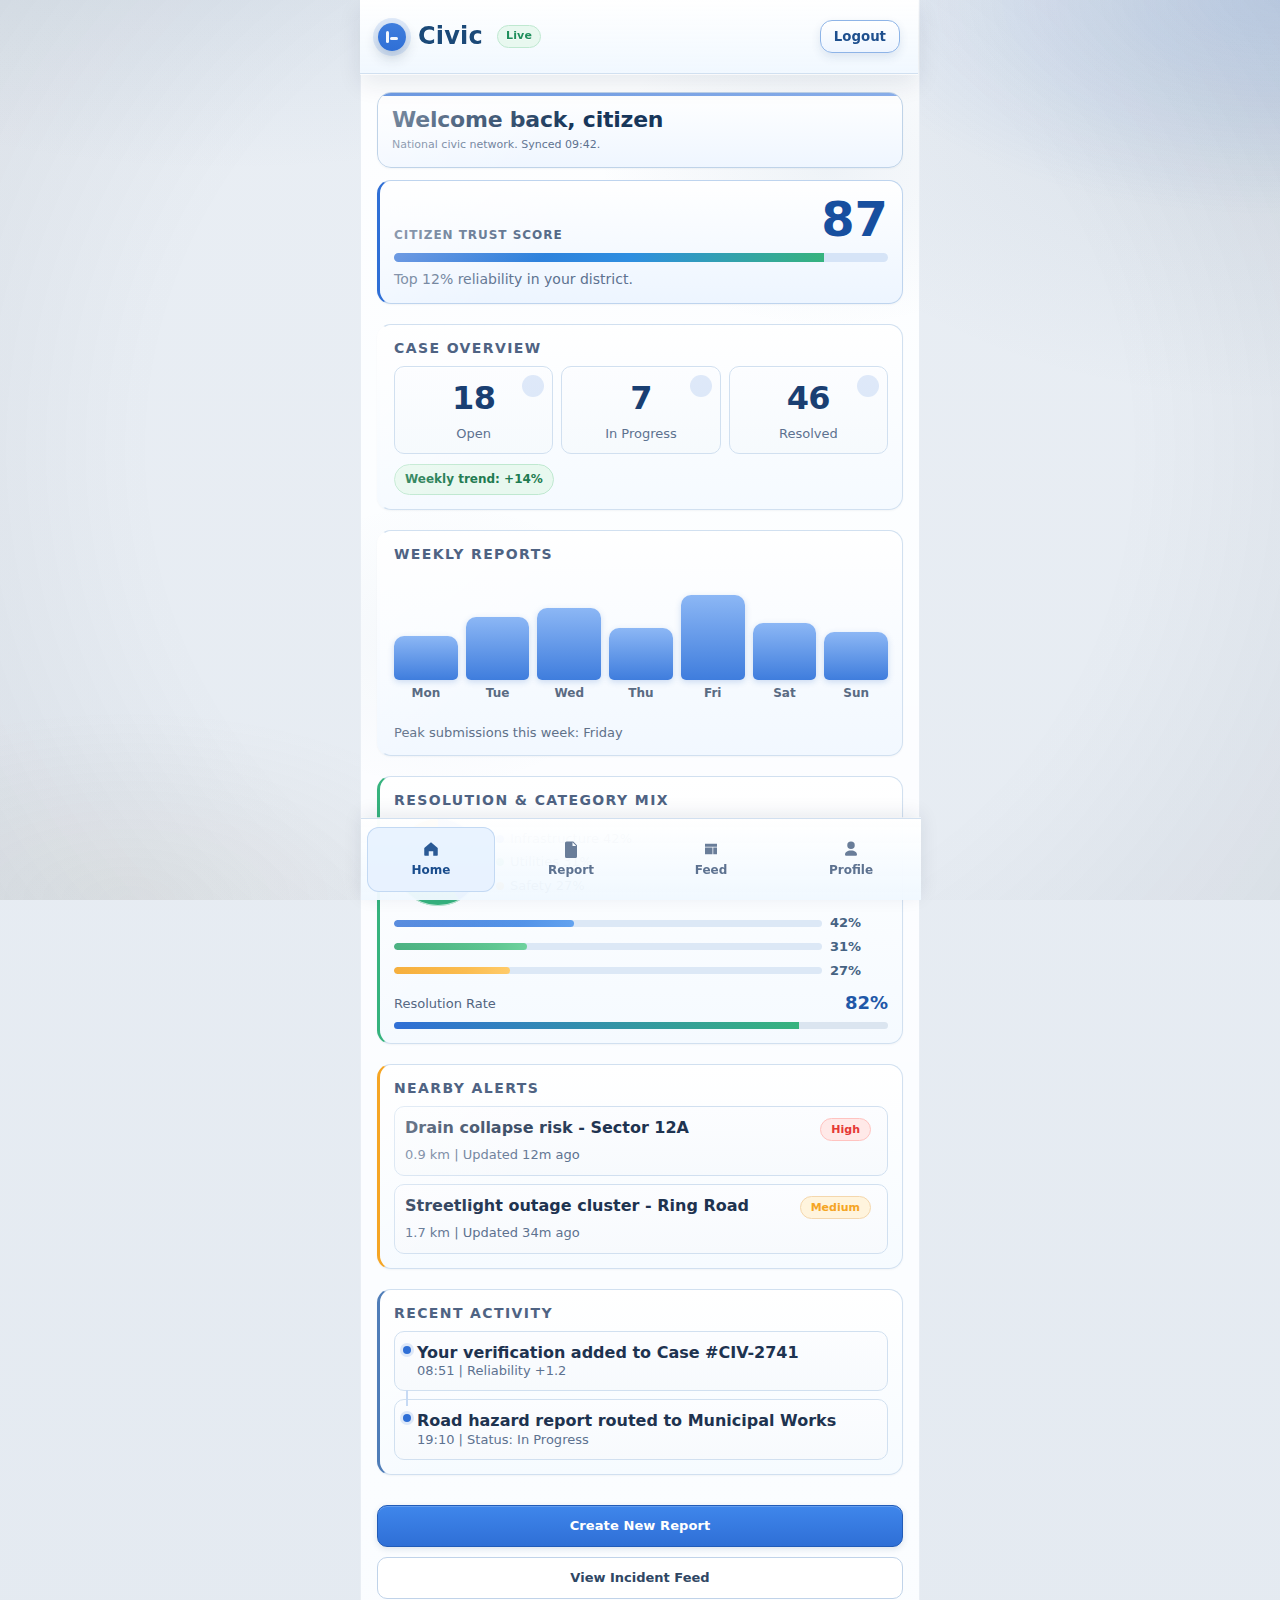
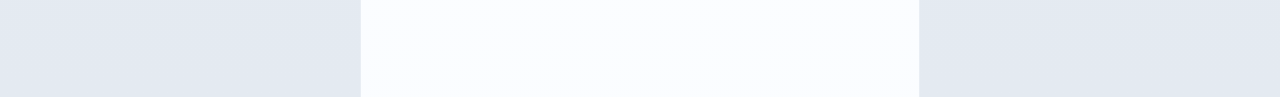
<file: civic/index.html>
<!DOCTYPE html>
<html lang="en">
<head>
  <meta charset="UTF-8" />
  <meta name="viewport" content="width=device-width, initial-scale=1.0" />
  <meta name="theme-color" content="#2c5d8d" />
  <meta name="apple-mobile-web-app-capable" content="yes" />
  <meta name="apple-mobile-web-app-status-bar-style" content="default" />
  <meta name="apple-mobile-web-app-title" content="Civic" />
  <title>Civic</title>

  <link rel="manifest" href="manifest.json" />
  <link rel="icon" type="image/png" sizes="192x192" href="assets/icons/icon-192.png" />
  <link rel="stylesheet" href="css/base.css" />
  <link rel="stylesheet" href="css/layout.css" />
  <link rel="stylesheet" href="css/sticky-header.css" />
  <link rel="stylesheet" href="css/components.css" />
  <link rel="stylesheet" href="css/pages.css" />
  <link rel="stylesheet" href="css/dashboard.css" />
  <script defer src="js/main.js"></script>
  <script defer src="js/dashboard.js"></script>
  <script defer src="js/sticky-header.js"></script>
</head>

<body>
  <div class="app">

    <header class="topbar">
      <div class="brand">
        <div class="logo-dot"></div>
        Civic
      </div>
      <button class="logout">Logout</button>
    </header>

    <main class="page dashboard-page">

      <div class="hero card">
        <h2>Welcome back, citizen</h2>
        <p>National civic network. Synced 09:42.</p>
      </div>

      <section class="dashboard-group">
        <div class="card score-hero-card">
          <div class="score-row">
            <div class="score-label">Citizen Trust Score</div>
            <div class="score-value" data-count="87">87</div>
          </div>
          <div class="bar">
            <div style="width: 87%"></div>
          </div>
          <div class="score-note">Top 12% reliability in your district.</div>
        </div>

        <div class="card overview-card">
          <div class="mini-title">Case Overview</div>
          <div class="stats">
            <div class="stat-box"><strong data-count="18">18</strong><span>Open</span></div>
            <div class="stat-box"><strong data-count="7">7</strong><span>In Progress</span></div>
            <div class="stat-box"><strong data-count="46">46</strong><span>Resolved</span></div>
          </div>
          <div class="trend-chip">Weekly trend: +14%</div>
        </div>

        <div class="card weekly-card">
          <div class="mini-title">Weekly Reports</div>
          <div class="mini-chart">
            <div style="height: 40%"><span>Mon</span></div>
            <div style="height: 58%"><span>Tue</span></div>
            <div style="height: 66%"><span>Wed</span></div>
            <div style="height: 48%"><span>Thu</span></div>
            <div style="height: 78%"><span>Fri</span></div>
            <div style="height: 52%"><span>Sat</span></div>
            <div style="height: 44%"><span>Sun</span></div>
          </div>
          <div class="chart-meta">Peak submissions this week: Friday</div>
        </div>

        <div class="card distribution-card">
          <div class="mini-title">Resolution & Category Mix</div>
          <div class="viz-row">
            <div class="ring-viz" aria-hidden="true"></div>
            <div class="legend-list">
              <div><span class="dot infra"></span>Infrastructure 42%</div>
              <div><span class="dot utilities"></span>Utilities 31%</div>
              <div><span class="dot safety"></span>Safety 27%</div>
            </div>
          </div>
          <div class="distribution-bars" aria-hidden="true">
            <div class="distribution-row">
              <div class="distribution-track"><div class="distribution-fill" style="width:42%"></div></div>
              <strong>42%</strong>
            </div>
            <div class="distribution-row utilities">
              <div class="distribution-track"><div class="distribution-fill" style="width:31%"></div></div>
              <strong>31%</strong>
            </div>
            <div class="distribution-row safety">
              <div class="distribution-track"><div class="distribution-fill" style="width:27%"></div></div>
              <strong>27%</strong>
            </div>
          </div>
          <div class="resolution-line">
            <span>Resolution Rate</span>
            <strong data-count="82">82%</strong>
          </div>
          <div class="bar"><div style="width: 82%"></div></div>
        </div>
      </section>

      <section class="dashboard-group">
        <div class="card alerts-card">
          <div class="mini-title">Nearby Alerts</div>
          <div class="alert-item">
            <div class="alert-head">
              <span class="alert-title">Drain collapse risk - Sector 12A</span>
              <span class="badge red">High</span>
            </div>
            <div class="alert-meta">0.9 km | Updated 12m ago</div>
          </div>
          <div class="alert-item">
            <div class="alert-head">
              <span class="alert-title">Streetlight outage cluster - Ring Road</span>
              <span class="badge orange">Medium</span>
            </div>
            <div class="alert-meta">1.7 km | Updated 34m ago</div>
          </div>
        </div>

        <div class="card activity-card">
          <div class="mini-title">Recent Activity</div>
          <div class="activity-item">
            <div class="activity-title">Your verification added to Case #CIV-2741</div>
            <div class="activity-meta">08:51 | Reliability +1.2</div>
          </div>
          <div class="activity-item">
            <div class="activity-title">Road hazard report routed to Municipal Works</div>
            <div class="activity-meta">19:10 | Status: In Progress</div>
          </div>
        </div>
      </section>

      <div class="actions-row">
        <a href="report.html" class="button-primary">Create New Report</a>
        <a href="feed.html" class="button-secondary">View Incident Feed</a>
      </div>

    </main>

    <nav class="bottom-nav">
      <a href="index.html" class="active">
        <svg class="nav-icon" viewBox="0 0 24 24" aria-hidden="true"><path d="M3 10.5 12 3l9 7.5V20a1 1 0 0 1-1 1h-5v-6h-6v6H4a1 1 0 0 1-1-1z"/></svg>
        <span>Home</span>
      </a>
      <a href="report.html">
        <svg class="nav-icon" viewBox="0 0 24 24" aria-hidden="true"><path d="M6 2h9l5 5v15a2 2 0 0 1-2 2H6a2 2 0 0 1-2-2V4a2 2 0 0 1 2-2zm8 1v5h5"/><path d="M8 13h8M8 17h8"/></svg>
        <span>Report</span>
      </a>
      <a href="feed.html">
        <svg class="nav-icon" viewBox="0 0 24 24" aria-hidden="true"><path d="M4 5h16v4H4zM4 10h10v9H4zM15 10h5v9h-5z"/></svg>
        <span>Feed</span>
      </a>
      <a href="profile.html">
        <svg class="nav-icon" viewBox="0 0 24 24" aria-hidden="true"><path d="M12 12a5 5 0 1 0-5-5 5 5 0 0 0 5 5zm0 2c-5 0-8 2.5-8 5.5A1.5 1.5 0 0 0 5.5 21h13a1.5 1.5 0 0 0 1.5-1.5C20 16.5 17 14 12 14z"/></svg>
        <span>Profile</span>
      </a>
    </nav>

  </div>
</body>
</html>
</file>
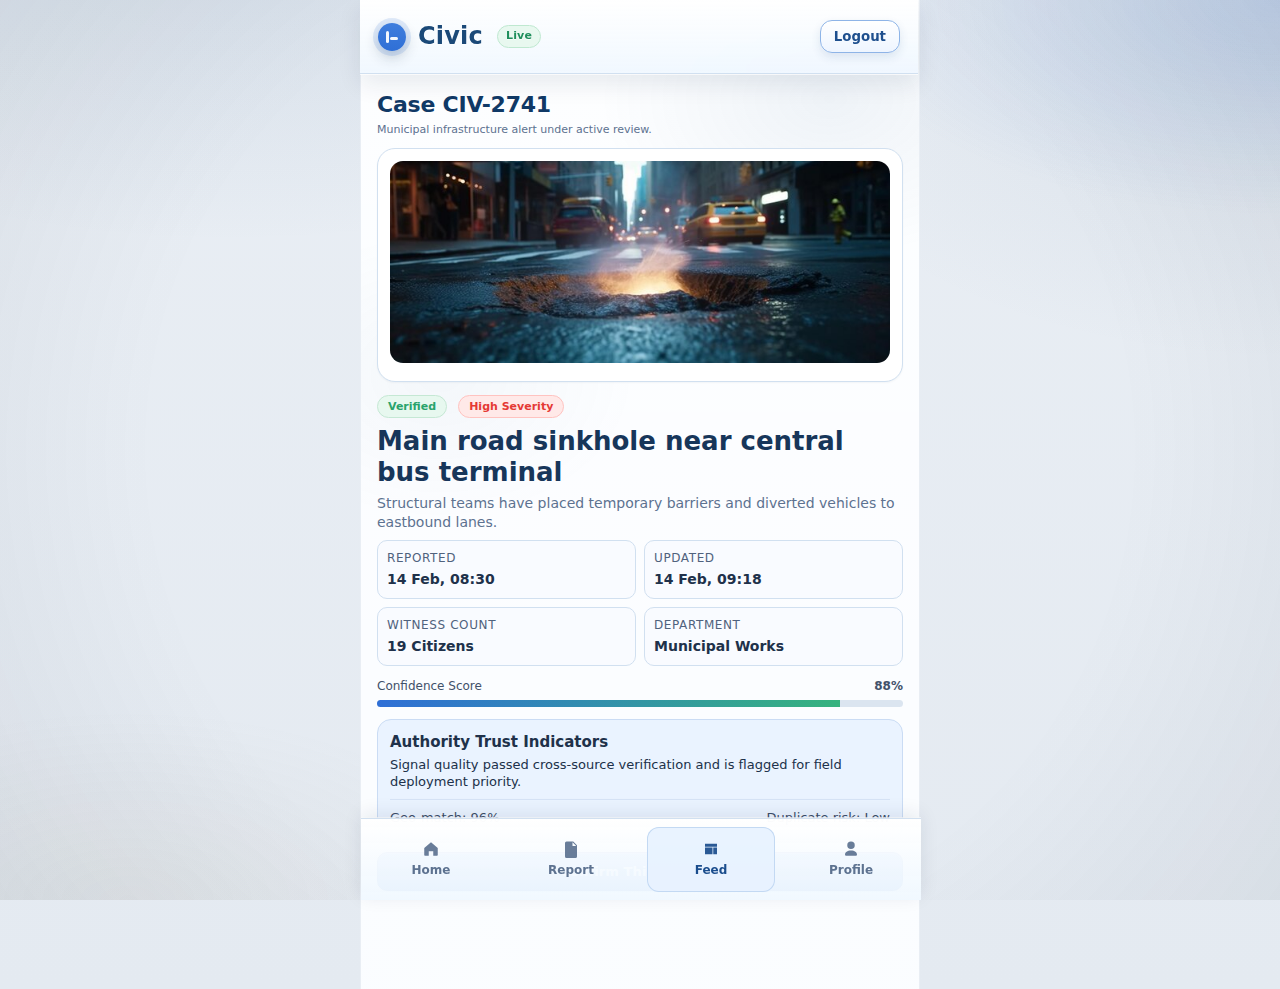
<file: civic/case.html>
<!DOCTYPE html>
<html lang="en">
<head>
  <meta charset="UTF-8" />
  <meta name="viewport" content="width=device-width, initial-scale=1.0" />
  <meta name="theme-color" content="#2c5d8d" />
  <meta name="apple-mobile-web-app-capable" content="yes" />
  <meta name="apple-mobile-web-app-status-bar-style" content="default" />
  <meta name="apple-mobile-web-app-title" content="Civic" />
  <title>Case - Civic</title>

  <link rel="manifest" href="manifest.json" />
  <link rel="icon" type="image/png" sizes="192x192" href="assets/icons/icon-192.png" />
  <link rel="stylesheet" href="css/base.css" />
  <link rel="stylesheet" href="css/layout.css" />
  <link rel="stylesheet" href="css/sticky-header.css" />
  <link rel="stylesheet" href="css/components.css" />
  <link rel="stylesheet" href="css/pages.css" />
  <link rel="stylesheet" href="css/case.css" />
  <script defer src="js/main.js"></script>
  <script defer src="js/case.js"></script>
  <script defer src="js/sticky-header.js"></script>
</head>

<body>
  <div class="app">

    <header class="topbar">
      <div class="brand">
        <div class="logo-dot"></div>
        Civic
      </div>
      <button class="logout">Logout</button>
    </header>

    <main class="page">
      <div class="page-title">Case CIV-2741</div>
      <div class="page-sub">Municipal infrastructure alert under active review.</div>

      <div class="case-hero">
        <img class="case-image" src="assets/images/city.jpg" />
      </div>

      <div class="chips">
        <span class="badge green">Verified</span>
        <span class="badge red">High Severity</span>
      </div>

      <h2 class="case-title">Main road sinkhole near central bus terminal</h2>

      <p class="case-desc">
        Structural teams have placed temporary barriers and diverted vehicles to eastbound lanes.
      </p>

      <div class="case-meta-grid">
        <div class="case-meta-item">
          <div class="label">Reported</div>
          <div class="value">14 Feb, 08:30</div>
        </div>
        <div class="case-meta-item">
          <div class="label">Updated</div>
          <div class="value">14 Feb, 09:18</div>
        </div>
        <div class="case-meta-item">
          <div class="label">Witness Count</div>
          <div class="value">19 Citizens</div>
        </div>
        <div class="case-meta-item">
          <div class="label">Department</div>
          <div class="value">Municipal Works</div>
        </div>
      </div>

      <div class="confidence">
        <div class="confidence-head">
          <span>Confidence Score</span>
          <strong>88%</strong>
        </div>
        <div class="bar"><div style="width:88%"></div></div>
      </div>

      <div class="authority">
        <strong>Authority Trust Indicators</strong>
        <p>Signal quality passed cross-source verification and is flagged for field deployment priority.</p>
        <div class="trust-line">
          <span>Geo-match: 96%</span>
          <span>Duplicate risk: Low</span>
        </div>
      </div>

      <button class="button-primary verify-btn" onclick="increaseScore()">Confirm This Incident</button>
    </main>

    <nav class="bottom-nav">
      <a href="index.html">
        <svg class="nav-icon" viewBox="0 0 24 24" aria-hidden="true"><path d="M3 10.5 12 3l9 7.5V20a1 1 0 0 1-1 1h-5v-6h-6v6H4a1 1 0 0 1-1-1z"/></svg>
        <span>Home</span>
      </a>
      <a href="report.html">
        <svg class="nav-icon" viewBox="0 0 24 24" aria-hidden="true"><path d="M6 2h9l5 5v15a2 2 0 0 1-2 2H6a2 2 0 0 1-2-2V4a2 2 0 0 1 2-2zm8 1v5h5"/><path d="M8 13h8M8 17h8"/></svg>
        <span>Report</span>
      </a>
      <a href="feed.html" class="active">
        <svg class="nav-icon" viewBox="0 0 24 24" aria-hidden="true"><path d="M4 5h16v4H4zM4 10h10v9H4zM15 10h5v9h-5z"/></svg>
        <span>Feed</span>
      </a>
      <a href="profile.html">
        <svg class="nav-icon" viewBox="0 0 24 24" aria-hidden="true"><path d="M12 12a5 5 0 1 0-5-5 5 5 0 0 0 5 5zm0 2c-5 0-8 2.5-8 5.5A1.5 1.5 0 0 0 5.5 21h13a1.5 1.5 0 0 0 1.5-1.5C20 16.5 17 14 12 14z"/></svg>
        <span>Profile</span>
      </a>
    </nav>

  </div>
</body>
</html>
</file>
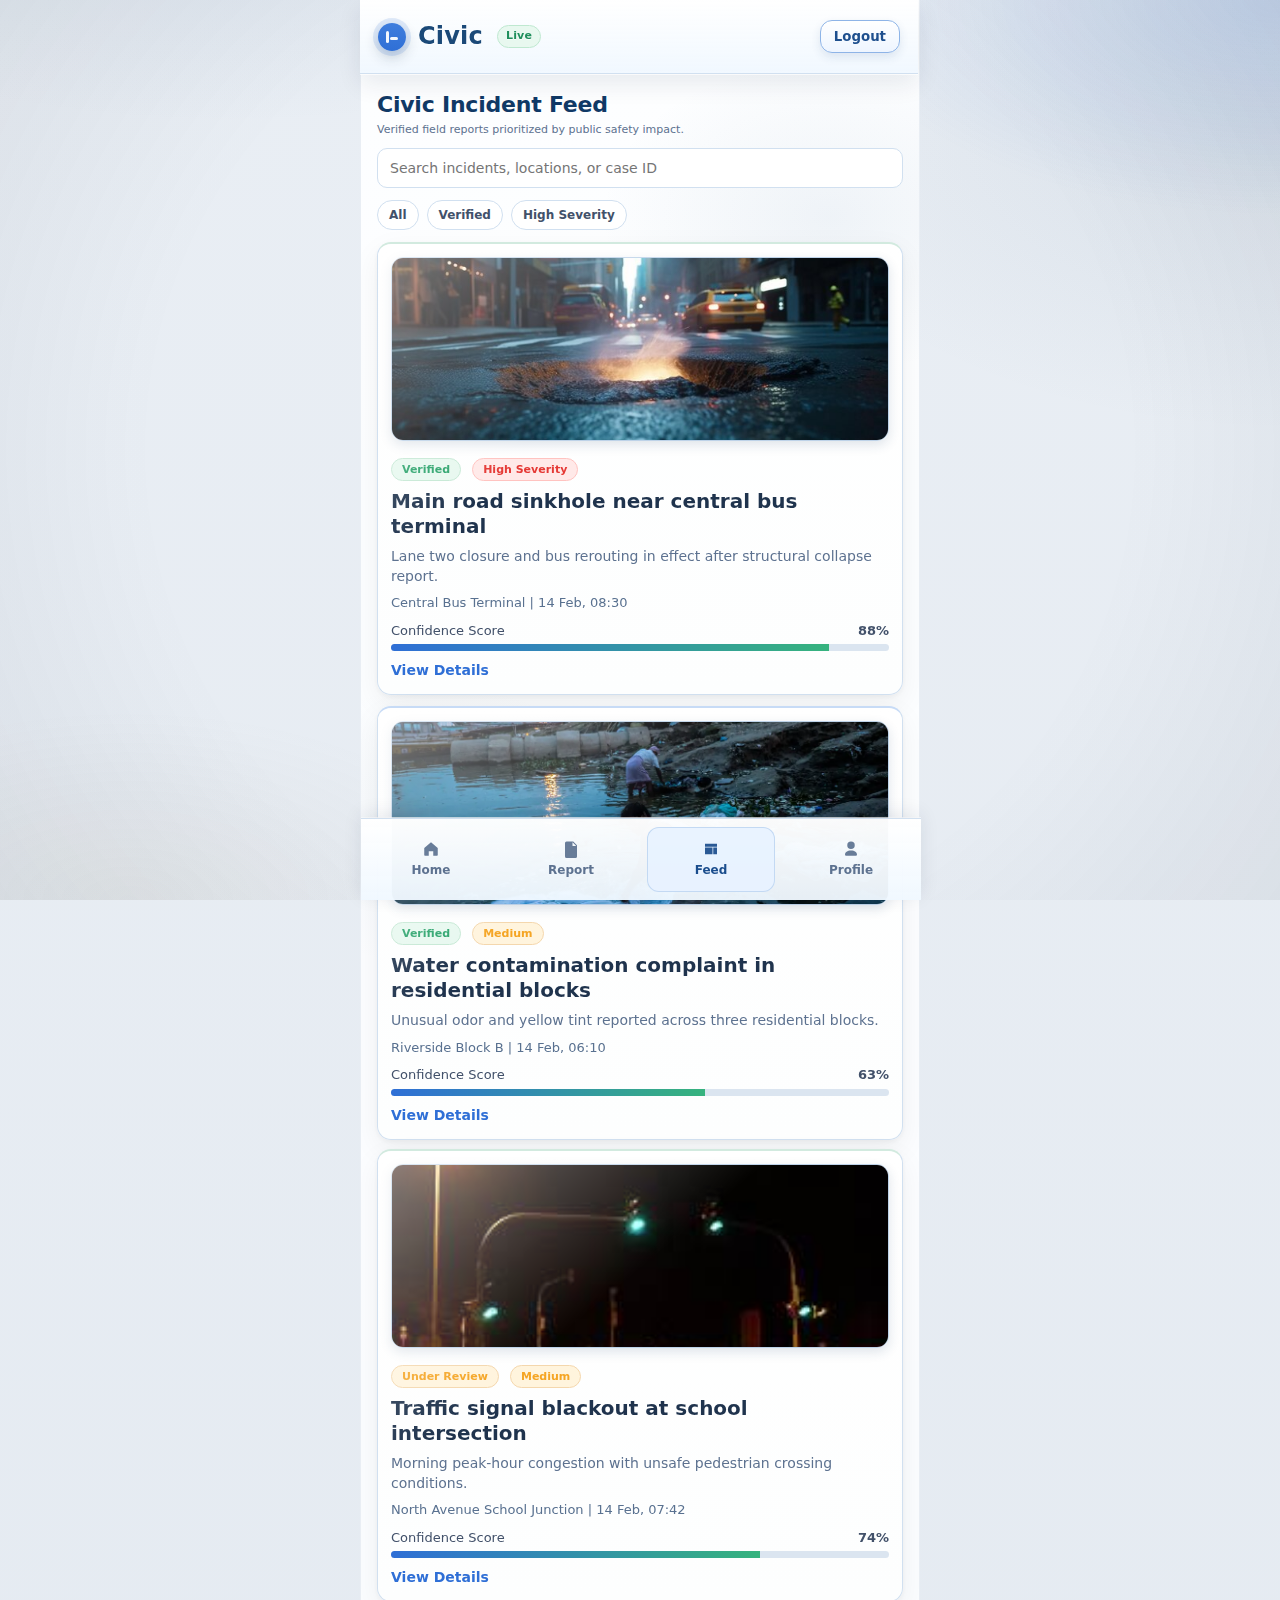
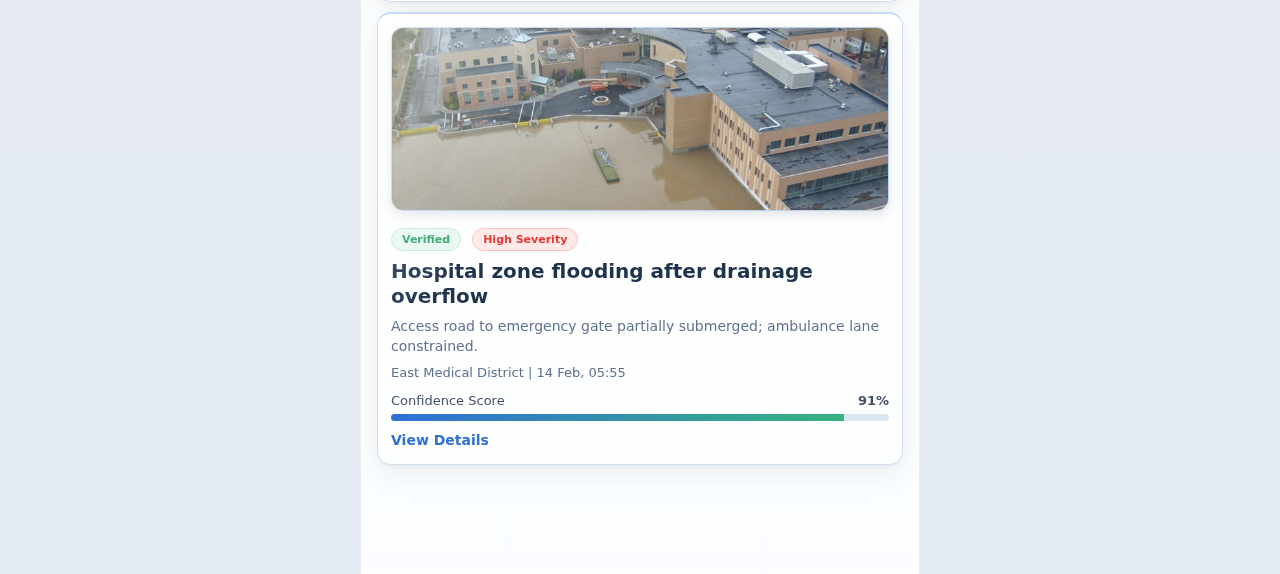
<file: civic/feed.html>
<!doctype html>
<html lang="en">
  <head>
    <meta charset="UTF-8" />
    <meta name="viewport" content="width=device-width, initial-scale=1.0" />
    <meta name="theme-color" content="#2c5d8d" />
    <meta name="apple-mobile-web-app-capable" content="yes" />
    <meta name="apple-mobile-web-app-status-bar-style" content="default" />
    <meta name="apple-mobile-web-app-title" content="Civic" />
    <title>Feed - Civic</title>

    <link rel="manifest" href="manifest.json" />
    <link rel="icon" type="image/png" sizes="192x192" href="assets/icons/icon-192.png" />
    <link rel="stylesheet" href="css/base.css" />
    <link rel="stylesheet" href="css/layout.css" />
    <link rel="stylesheet" href="css/sticky-header.css" />
    <link rel="stylesheet" href="css/components.css" />
    <link rel="stylesheet" href="css/pages.css" />
    <link rel="stylesheet" href="css/feed.css" />
    <script defer src="js/main.js"></script>
    <script defer src="js/feed.js"></script>
    <script defer src="js/sticky-header.js"></script>
  </head>

  <body>
    <div class="app">
      <header class="topbar">
        <div class="brand">
          <div class="logo-dot"></div>
          Civic
        </div>
        <button class="logout">Logout</button>
      </header>

      <main class="page">
        <div class="page-title">Civic Incident Feed</div>
        <div class="page-sub">Verified field reports prioritized by public safety impact.</div>
        <input class="search" placeholder="Search incidents, locations, or case ID" />
        <div class="filters">
          <button>All</button>
          <button>Verified</button>
          <button>High Severity</button>
        </div>

        <div class="card feed-card">
          <img src="assets/images/city.jpg" />
          <div class="chips">
            <span class="badge green">Verified</span>
            <span class="badge red">High Severity</span>
          </div>
          <div class="feed-title">Main road sinkhole near central bus terminal</div>
          <div class="feed-desc">
            Lane two closure and bus rerouting in effect after structural collapse report.
          </div>
          <div class="feed-meta">Central Bus Terminal | 14 Feb, 08:30</div>
          <div class="confidence">
            <div class="confidence-head">
              <span>Confidence Score</span>
              <strong>88%</strong>
            </div>
            <div class="bar"><div style="width: 88%"></div></div>
          </div>
          <a href="case.html" class="view-details">View Details</a>
        </div>

        <div class="card feed-card">
          <img src="assets/images/water.jpg" />
          <div class="chips">
            <span class="badge green">Verified</span>
            <span class="badge orange">Medium</span>
          </div>
          <div class="feed-title">Water contamination complaint in residential blocks</div>
          <div class="feed-desc">
            Unusual odor and yellow tint reported across three residential blocks.
          </div>
          <div class="feed-meta">Riverside Block B | 14 Feb, 06:10</div>
          <div class="confidence">
            <div class="confidence-head">
              <span>Confidence Score</span>
              <strong>63%</strong>
            </div>
            <div class="bar"><div style="width: 63%"></div></div>
          </div>
          <a href="case.html" class="view-details">View Details</a>
        </div>

        <div class="card feed-card">
          <img src="assets/images/traffic.jpg" />
          <div class="chips">
            <span class="badge orange">Under Review</span>
            <span class="badge orange">Medium</span>
          </div>
          <div class="feed-title">Traffic signal blackout at school intersection</div>
          <div class="feed-desc">
            Morning peak-hour congestion with unsafe pedestrian crossing conditions.
          </div>
          <div class="feed-meta">North Avenue School Junction | 14 Feb, 07:42</div>
          <div class="confidence">
            <div class="confidence-head">
              <span>Confidence Score</span>
              <strong>74%</strong>
            </div>
            <div class="bar"><div style="width: 74%"></div></div>
          </div>
          <a href="case.html" class="view-details">View Details</a>
        </div>

        <div class="card feed-card">
          <img src="assets/images/hospital.jpg" />
          <div class="chips">
            <span class="badge green">Verified</span>
            <span class="badge red">High Severity</span>
          </div>
          <div class="feed-title">Hospital zone flooding after drainage overflow</div>
          <div class="feed-desc">
            Access road to emergency gate partially submerged; ambulance lane constrained.
          </div>
          <div class="feed-meta">East Medical District | 14 Feb, 05:55</div>
          <div class="confidence">
            <div class="confidence-head">
              <span>Confidence Score</span>
              <strong>91%</strong>
            </div>
            <div class="bar"><div style="width: 91%"></div></div>
          </div>
          <a href="case.html" class="view-details">View Details</a>
        </div>
      </main>

      <nav class="bottom-nav">
        <a href="index.html">
          <svg class="nav-icon" viewBox="0 0 24 24" aria-hidden="true"><path d="M3 10.5 12 3l9 7.5V20a1 1 0 0 1-1 1h-5v-6h-6v6H4a1 1 0 0 1-1-1z"/></svg>
          <span>Home</span>
        </a>
        <a href="report.html">
          <svg class="nav-icon" viewBox="0 0 24 24" aria-hidden="true"><path d="M6 2h9l5 5v15a2 2 0 0 1-2 2H6a2 2 0 0 1-2-2V4a2 2 0 0 1 2-2zm8 1v5h5"/><path d="M8 13h8M8 17h8"/></svg>
          <span>Report</span>
        </a>
        <a href="feed.html" class="active">
          <svg class="nav-icon" viewBox="0 0 24 24" aria-hidden="true"><path d="M4 5h16v4H4zM4 10h10v9H4zM15 10h5v9h-5z"/></svg>
          <span>Feed</span>
        </a>
        <a href="profile.html">
          <svg class="nav-icon" viewBox="0 0 24 24" aria-hidden="true"><path d="M12 12a5 5 0 1 0-5-5 5 5 0 0 0 5 5zm0 2c-5 0-8 2.5-8 5.5A1.5 1.5 0 0 0 5.5 21h13a1.5 1.5 0 0 0 1.5-1.5C20 16.5 17 14 12 14z"/></svg>
          <span>Profile</span>
        </a>
      </nav>
    </div>
  </body>
</html>
</file>
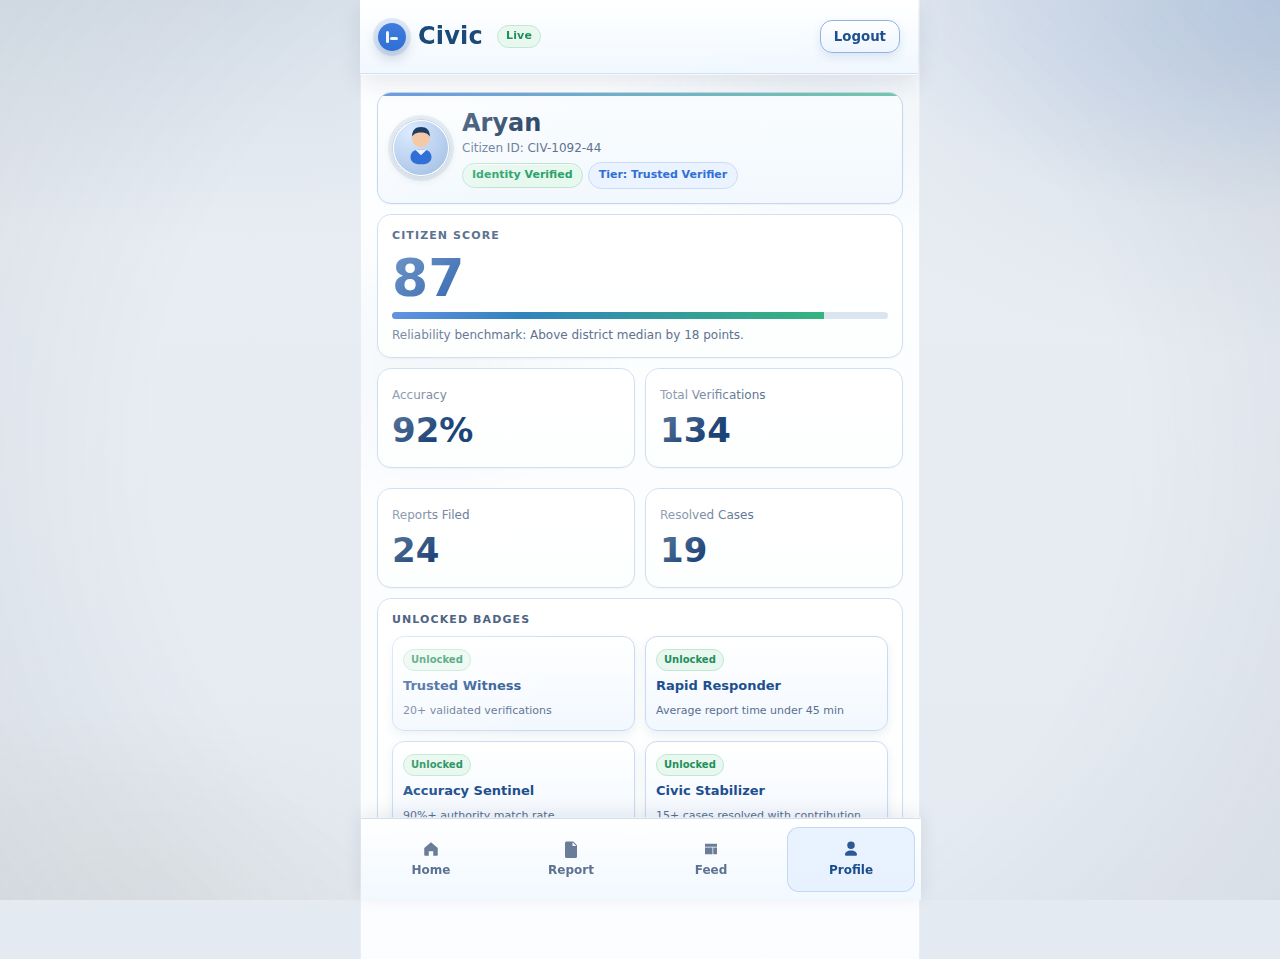
<file: civic/profile.html>
<!DOCTYPE html>
<html lang="en">
<head>
  <meta charset="UTF-8" />
  <meta name="viewport" content="width=device-width, initial-scale=1.0" />
  <meta name="theme-color" content="#2c5d8d" />
  <meta name="apple-mobile-web-app-capable" content="yes" />
  <meta name="apple-mobile-web-app-status-bar-style" content="default" />
  <meta name="apple-mobile-web-app-title" content="Civic" />
  <title>Profile - Civic</title>

  <link rel="manifest" href="manifest.json" />
  <link rel="icon" type="image/png" sizes="192x192" href="assets/icons/icon-192.png" />
  <link rel="stylesheet" href="css/base.css" />
  <link rel="stylesheet" href="css/layout.css" />
  <link rel="stylesheet" href="css/sticky-header.css" />
  <link rel="stylesheet" href="css/components.css" />
  <link rel="stylesheet" href="css/pages.css" />
  <link rel="stylesheet" href="css/profile.css" />
  <script defer src="js/main.js"></script>
  <script defer src="js/profile.js"></script>
  <script defer src="js/sticky-header.js"></script>
</head>

<body>
  <div class="app">

    <header class="topbar">
      <div class="brand">
        <div class="logo-dot"></div>
        Civic
      </div>
      <button class="logout">Logout</button>
    </header>

    <main class="page">
      <!-- <div class="page-title">Citizen Profile</div>
      <div class="page-sub">Identity, reliability, and civic contribution overview.</div> -->

      <div class="card profile-hero">
        <div class="avatar" aria-hidden="true">
          <svg class="avatar-man" viewBox="0 0 64 64" role="img">
            <circle cx="32" cy="20" r="11" fill="#f3c9a8"></circle>
            <path d="M21 18c0-8 4-12 11-12s11 4 11 12c-2-3-5-5-11-5s-9 2-11 5z" fill="#1f3e66"></path>
            <rect x="19" y="34" width="26" height="18" rx="9" fill="#2f6fd6"></rect>
            <path d="M25 34h14l-7 7z" fill="#ffffff" opacity="0.9"></path>
          </svg>
        </div>
        <div>
          <div class="profile-name">Aryan</div>
          <div class="profile-id">Citizen ID: CIV-1092-44</div>
          <span class="verification-pill">Identity Verified</span>
          <div class="tier-badge">Tier: Trusted Verifier</div>
        </div>
      </div>

      <div class="card score">
        <div class="mini-title">Citizen Score</div>
        <div class="big-score">87</div>
        <div class="bar" style="margin-top:8px;">
          <div style="width:87%"></div>
        </div>
        <div class="muted small" style="margin-top:8px;">Reliability benchmark: Above district median by 18 points.</div>
      </div>

      <div class="stats-grid">
        <div class="card small-stat">
          <span>Accuracy</span>
          <strong>92%</strong>
        </div>
        <div class="card small-stat">
          <span>Total Verifications</span>
          <strong>134</strong>
        </div>
        <div class="card small-stat">
          <span>Reports Filed</span>
          <strong>24</strong>
        </div>
        <div class="card small-stat">
          <span>Resolved Cases</span>
          <strong>19</strong>
        </div>
      </div>

      <div class="card">
        <div class="mini-title">Unlocked Badges</div>
        <div class="achievement-grid">
          <div class="achievement-badge unlocked">
            <strong>Trusted Witness</strong>
            <span>20+ validated verifications</span>
          </div>
          <div class="achievement-badge unlocked">
            <strong>Rapid Responder</strong>
            <span>Average report time under 45 min</span>
          </div>
          <div class="achievement-badge unlocked">
            <strong>Accuracy Sentinel</strong>
            <span>90%+ authority match rate</span>
          </div>
          <div class="achievement-badge unlocked">
            <strong>Civic Stabilizer</strong>
            <span>15+ cases resolved with contribution</span>
          </div>
        </div>
      </div>

    </main>

    <nav class="bottom-nav">
      <a href="index.html">
        <svg class="nav-icon" viewBox="0 0 24 24" aria-hidden="true"><path d="M3 10.5 12 3l9 7.5V20a1 1 0 0 1-1 1h-5v-6h-6v6H4a1 1 0 0 1-1-1z"/></svg>
        <span>Home</span>
      </a>
      <a href="report.html">
        <svg class="nav-icon" viewBox="0 0 24 24" aria-hidden="true"><path d="M6 2h9l5 5v15a2 2 0 0 1-2 2H6a2 2 0 0 1-2-2V4a2 2 0 0 1 2-2zm8 1v5h5"/><path d="M8 13h8M8 17h8"/></svg>
        <span>Report</span>
      </a>
      <a href="feed.html">
        <svg class="nav-icon" viewBox="0 0 24 24" aria-hidden="true"><path d="M4 5h16v4H4zM4 10h10v9H4zM15 10h5v9h-5z"/></svg>
        <span>Feed</span>
      </a>
      <a href="profile.html" class="active">
        <svg class="nav-icon" viewBox="0 0 24 24" aria-hidden="true"><path d="M12 12a5 5 0 1 0-5-5 5 5 0 0 0 5 5zm0 2c-5 0-8 2.5-8 5.5A1.5 1.5 0 0 0 5.5 21h13a1.5 1.5 0 0 0 1.5-1.5C20 16.5 17 14 12 14z"/></svg>
        <span>Profile</span>
      </a>
    </nav>

  </div>
</body>
</html>
</file>
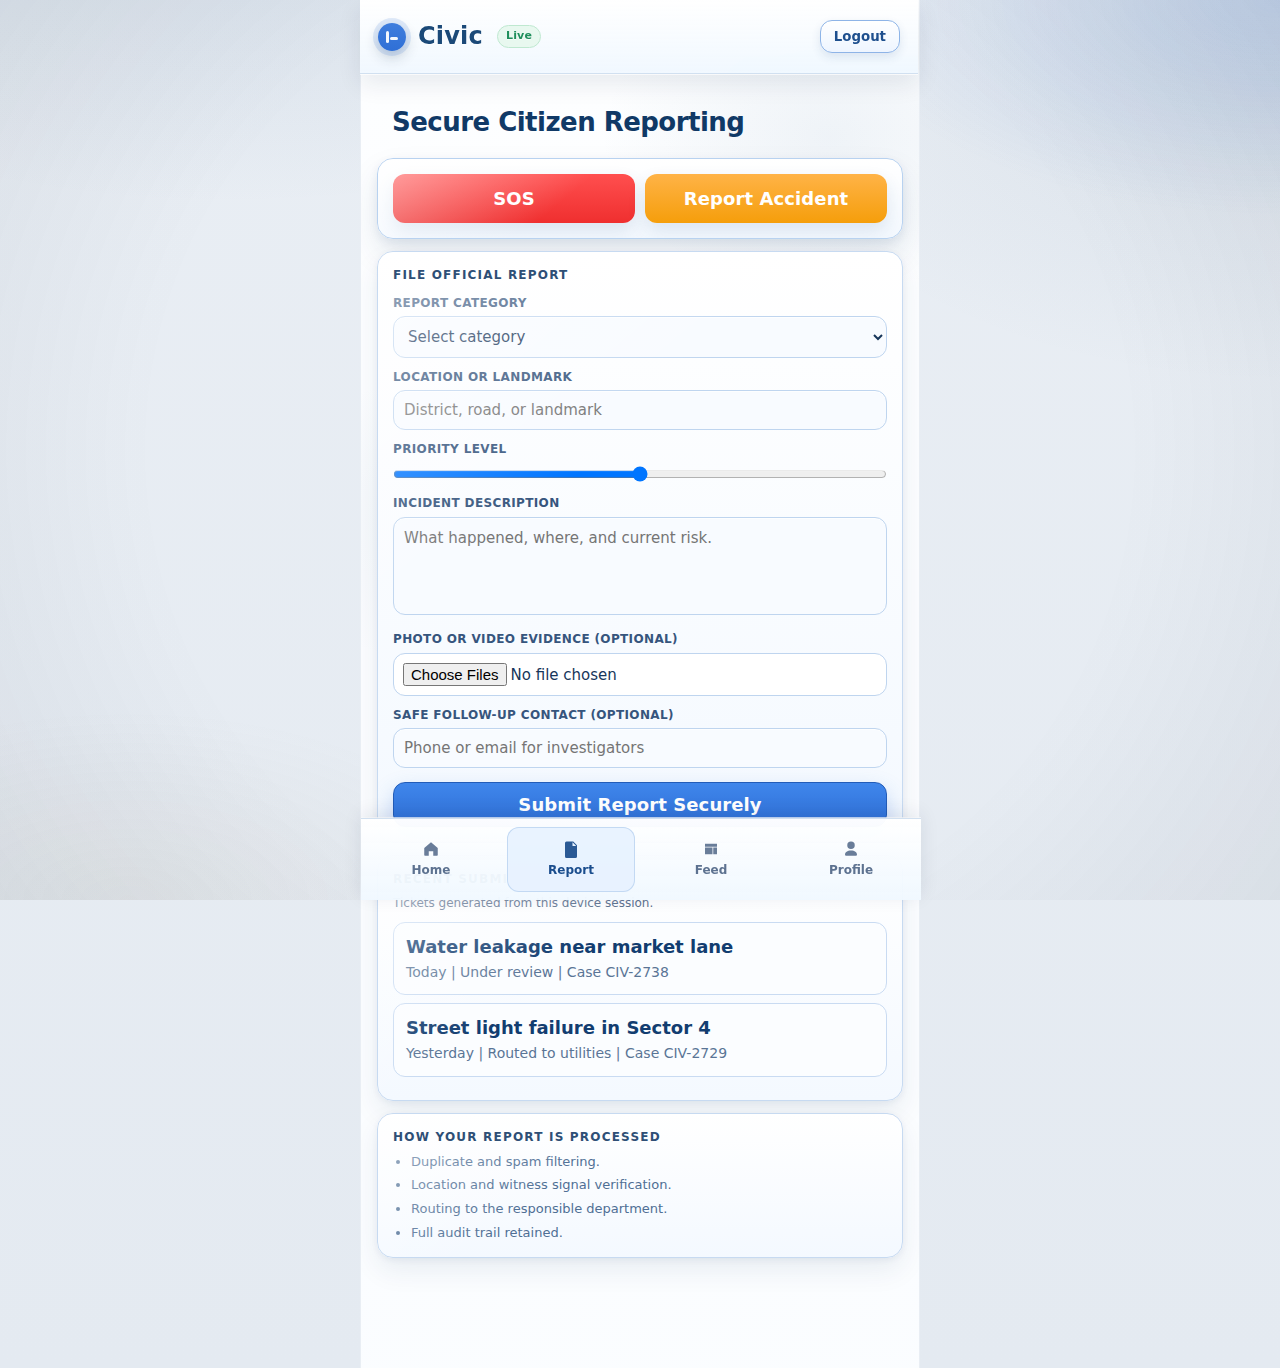
<file: civic/report.html>
<!DOCTYPE html>
<html lang="en">
<head>
  <meta charset="UTF-8" />
  <meta name="viewport" content="width=device-width, initial-scale=1.0"/>
  <meta name="theme-color" content="#2c5d8d" />
  <meta name="apple-mobile-web-app-capable" content="yes" />
  <meta name="apple-mobile-web-app-status-bar-style" content="default" />
  <meta name="apple-mobile-web-app-title" content="Civic" />
  <title>Report - Civic</title>

  <link rel="manifest" href="manifest.json" />
  <link rel="icon" type="image/png" sizes="192x192" href="assets/icons/icon-192.png" />
  <link rel="stylesheet" href="css/base.css" />
  <link rel="stylesheet" href="css/layout.css" />
  <link rel="stylesheet" href="css/sticky-header.css" />
  <link rel="stylesheet" href="css/components.css" />
  <link rel="stylesheet" href="css/pages.css" />
  <link rel="stylesheet" href="css/report.css" />
  <link rel="stylesheet" href="css/emergency.css" />

  <script defer src="js/main.js"></script>
  <script defer src="js/report.js"></script>
  <script defer src="js/emergency-sos.js"></script>
  <script defer src="js/accident-report.js"></script>
  <script defer src="js/sticky-header.js"></script>
</head>

<body>
<div class="app">

  <header class="topbar">
    <div class="brand">
      <div class="logo-dot"></div>
      Civic
    </div>
    <button class="logout">Logout</button>
  </header>

  <main class="page">
    <div class="page-title">Secure Citizen Reporting</div>
    <!-- <div class="page-sub">
      Submit verified incidents for rapid municipal action.
    </div> -->

    <div class="card safety-card">
      <!-- <div>
        <div class="mini-title">Emergency Escalation</div
        <div class="muted small">Use only for immediate threats to life or public safety.</div>
      </div> -->
      <div class="safety-actions">
        <button id="sosTrigger" class="sos sos-btn">SOS</button>
        <button id="accidentTrigger" class="accident accident-btn">Report Accident</button>
      </div>
    </div>

    <div id="cameraModal" class="camera-modal hidden" role="dialog" aria-modal="true" aria-label="Camera Capture">
      <div class="camera-shell">
        <video id="cameraStream" autoplay playsinline></video>
        <div class="camera-actions">
          <button id="captureMedia" type="button">Capture</button>
          <button id="closeCamera" type="button">Close</button>
        </div>
        <div id="emergencyStatus" class="emergency-status" aria-live="polite"></div>
      </div>
    </div>
    <div id="emergencyCameraModal" class="camera-modal hidden" role="dialog" aria-modal="true" aria-label="Emergency Camera Capture">
      <div class="camera-shell">
        <video id="emergencyCameraStream" autoplay playsinline></video>
        <div class="camera-actions">
          <button id="emergencyCapture" type="button">Capture</button>
          <button id="emergencyClose" type="button">Close</button>
        </div>
      </div>
    </div>
    <div id="emergencyToast" class="hidden" aria-live="polite"></div>

    <div class="card">
      <div class="mini-title">File Official Report</div>
      <!-- <div class="muted small">
        Anonymous submission may apply where legally permitted. Deliberate false reporting is prosecutable.
      </div> -->

      <form id="reportForm">
        <label>Report category</label>
        <select required>
          <option value="">Select category</option>
          <option>Road and traffic</option>
          <option>Water and sanitation</option>
          <option>Electricity and utilities</option>
          <option>Public safety</option>
          <option>Other civic issue</option>
        </select>

        <label>Location or landmark</label>
        <input type="text" placeholder="District, road, or landmark" required />

        <label>Priority level</label>
        <input type="range" min="1" max="3" value="2" />

        <label>Incident description</label>
        <textarea
          placeholder="What happened, where, and current risk."
          required
        ></textarea>

        <label>Photo or video evidence (optional)</label>
        <input type="file" multiple />

        <label>Safe follow-up contact (optional)</label>
        <input type="text" placeholder="Phone or email for investigators" />

        <button class="button-primary" type="submit">
          Submit Report Securely
        </button>
      </form>
    </div>

    <div class="card">
      <div class="mini-title">Recent Submissions</div>
      <div class="muted small">Tickets generated from this device session.</div>
      <div class="recent">
        <div class="recent-item">
          <strong>Water leakage near market lane</strong>
          <span>Today | Under review | Case CIV-2738</span>
        </div>
        <div class="recent-item">
          <strong>Street light failure in Sector 4</strong>
          <span>Yesterday | Routed to utilities | Case CIV-2729</span>
        </div>
      </div>
    </div>

    <div class="card">
      <div class="mini-title">How Your Report Is Processed</div>
      <ul class="info-list">
        <li>Duplicate and spam filtering.</li>
        <li>Location and witness signal verification.</li>
        <li>Routing to the responsible department.</li>
        <li>Full audit trail retained.</li>
      </ul>
    </div>

  </main>

  <nav class="bottom-nav">
    <a href="index.html">
      <svg class="nav-icon" viewBox="0 0 24 24" aria-hidden="true"><path d="M3 10.5 12 3l9 7.5V20a1 1 0 0 1-1 1h-5v-6h-6v6H4a1 1 0 0 1-1-1z"/></svg>
      <span>Home</span>
    </a>
    <a href="report.html" class="active">
      <svg class="nav-icon" viewBox="0 0 24 24" aria-hidden="true"><path d="M6 2h9l5 5v15a2 2 0 0 1-2 2H6a2 2 0 0 1-2-2V4a2 2 0 0 1 2-2zm8 1v5h5"/><path d="M8 13h8M8 17h8"/></svg>
      <span>Report</span>
    </a>
    <a href="feed.html">
      <svg class="nav-icon" viewBox="0 0 24 24" aria-hidden="true"><path d="M4 5h16v4H4zM4 10h10v9H4zM15 10h5v9h-5z"/></svg>
      <span>Feed</span>
    </a>
    <a href="profile.html">
      <svg class="nav-icon" viewBox="0 0 24 24" aria-hidden="true"><path d="M12 12a5 5 0 1 0-5-5 5 5 0 0 0 5 5zm0 2c-5 0-8 2.5-8 5.5A1.5 1.5 0 0 0 5.5 21h13a1.5 1.5 0 0 0 1.5-1.5C20 16.5 17 14 12 14z"/></svg>
      <span>Profile</span>
    </a>
  </nav>

</div>
</body>
</html>
</file>
<file: civic/css/base.css>
:root {
  --bg: #eaf3ff;
  --surface: #f7fbff;
  --card: #ffffff;
  --line: #d1e0f0;
  --line-strong: #c0d3e9;
  --text: #17365a;
  --muted: #5d7290;
  --blue: #2f6fd6;
  --blue-soft: #eaf3ff;
  --green: #2aa36b;
  --green-soft: #e7f8ef;
  --orange: #f5a524;
  --orange-soft: #fff4dd;
  --red: #e53935;
  --red-soft: #ffe9e8;
  --radius-sm: 10px;
  --radius-md: 14px;
  --radius-lg: 18px;
  --shadow-sm: 0 1px 2px rgba(16, 35, 63, 0.045);
  --shadow-md: 0 4px 12px rgba(16, 35, 63, 0.075);
  --shadow-lg: 0 8px 18px rgba(16, 35, 63, 0.09);
  --ambient-warm: rgba(164, 145, 114, 0.08);
  --ambient-cool: rgba(47, 111, 214, 0.16);
  --surface-tint: rgba(255, 255, 255, 0.78);
  --app-width: 420px;
}

* {
  box-sizing: border-box;
  margin: 0;
  padding: 0;
  font-family: "Inter", "SF Pro Text", "Segoe UI", system-ui, -apple-system, sans-serif;
}

html,
body {
  min-height: 100%;
}

body {
  background:
    radial-gradient(1200px 620px at 18% -10%, rgba(69, 108, 150, 0.14), transparent 55%),
    radial-gradient(900px 520px at 100% 6%, rgba(60, 93, 128, 0.09), transparent 58%),
    linear-gradient(180deg, #e9eef4 0%, #e4eaf1 100%);
  color: var(--text);
  display: flex;
  justify-content: center;
  line-height: 1.36;
  position: relative;
}

body::before {
  content: "";
  position: fixed;
  inset: 0;
  background:
    radial-gradient(560px 280px at 10% 100%, var(--ambient-warm), transparent 68%),
    radial-gradient(620px 300px at 100% 0%, var(--ambient-cool), transparent 72%);
  pointer-events: none;
  z-index: -2;
}

body::after {
  content: "";
  position: fixed;
  inset: 0;
  background: radial-gradient(circle at center, transparent 62%, rgba(19, 35, 55, 0.06) 100%);
  pointer-events: none;
  z-index: -1;
}
</file>
<file: civic/css/layout.css>
.app {
  width: 100%;
  max-width: var(--app-width);
  min-height: 100vh;
  background: var(--surface);
  border-left: 1px solid rgba(16, 35, 63, 0.06);
  border-right: 1px solid rgba(16, 35, 63, 0.06);
  display: flex;
  flex-direction: column;
  position: relative;
  overflow: hidden;
}

.app::before {
  content: "";
  position: absolute;
  inset: 0;
  background:
    radial-gradient(320px 220px at 84% 10%, rgba(70, 114, 158, 0.08), transparent 72%),
    radial-gradient(260px 190px at 14% 38%, rgba(84, 124, 162, 0.05), transparent 76%),
    linear-gradient(180deg, rgba(255, 255, 255, 0.75), rgba(255, 255, 255, 0.45));
  pointer-events: none;
  z-index: 0;
}

.topbar {
  height: 74px;
  background: linear-gradient(180deg, rgba(255, 255, 255, 0.94), rgba(239, 247, 255, 0.88));
  border-bottom: 1px solid var(--line);
  display: flex;
  align-items: center;
  justify-content: space-between;
  padding: 0 18px;
  font-weight: 700;
  position: sticky;
  top: 0;
  z-index: 5;
  backdrop-filter: blur(10px);
  box-shadow: 0 1px 0 rgba(255, 255, 255, 0.7), 0 10px 24px rgba(16, 35, 63, 0.09);
}

.brand {
  display: flex;
  align-items: center;
  gap: 12px;
  letter-spacing: 0.2px;
  font-size: 24px;
  font-weight: 800;
  color: #1b4978;
  text-shadow: 0 1px 0 rgba(255,255,255,0.6);
}

.brand::after {
  content: "Live";
  font-size: 11px;
  font-weight: 700;
  color: #1f8f5c;
  background: #e8f8ef;
  border: 1px solid #bfe8d0;
  border-radius: 999px;
  padding: 3px 8px;
  margin-left: 2px;
}

.logo-dot {
  width: 28px;
  height: 28px;
  background: linear-gradient(180deg, #3f7ddd 0%, #2f6fd6 100%);
  border-radius: 50%;
  box-shadow: 0 0 0 5px rgba(47, 111, 214, 0.14), 0 6px 14px rgba(19, 45, 71, 0.24);
  position: relative;
}

.logo-dot::before,
.logo-dot::after {
  content: "";
  position: absolute;
  background: rgba(255, 255, 255, 0.94);
}

.logo-dot::before {
  width: 3px;
  height: 12px;
  left: 8px;
  top: 8px;
  border-radius: 2px;
}

.logo-dot::after {
  width: 8px;
  height: 3px;
  left: 12px;
  top: 14px;
  border-radius: 2px;
}

.logout {
  border: 1px solid #8eb4e7;
  background: linear-gradient(180deg, #ffffff, #eef5ff);
  padding: 8px 13px;
  border-radius: 12px;
  font-weight: 700;
  color: #1e4f8e;
  box-shadow: 0 4px 10px rgba(35, 78, 132, 0.12);
  transition: border-color 0.16s ease, transform 0.12s ease, box-shadow 0.16s ease, background-color 0.16s ease;
}

.logout:hover {
  border-color: #6f9fdd;
  background: linear-gradient(180deg, #f7fbff, #e4effd);
  box-shadow: 0 8px 16px rgba(35, 78, 132, 0.16);
  transform: translateY(-1px);
}

.logout:active {
  transform: translateY(1px);
  box-shadow: 0 3px 8px rgba(35, 78, 132, 0.13);
}

.page {
  flex: 1;
  padding: 18px 16px 98px;
  position: relative;
  z-index: 1;
}

.bottom-nav {
  position: fixed;
  bottom: 0;
  width: 100%;
  max-width: var(--app-width);
  height: 82px;
  background: linear-gradient(180deg, rgba(255,255,255,0.98), rgba(240,248,255,0.96));
  border-top: 1px solid var(--line);
  display: flex;
  box-shadow: 0 -4px 18px rgba(16, 35, 63, 0.09), 0 -1px 0 rgba(255, 255, 255, 0.7);
  z-index: 6;
}

.bottom-nav a {
  flex: 1;
  text-align: center;
  text-decoration: none;
  color: var(--muted);
  font-size: 12px;
  font-weight: 700;
  display: flex;
  flex-direction: column;
  gap: 4px;
  align-items: center;
  justify-content: center;
  transition: color 0.2s ease, background-color 0.2s ease, transform 0.12s ease;
  border-radius: 12px;
  margin: 8px 6px;
}

.bottom-nav a:hover,
.bottom-nav a:focus-visible {
  color: var(--blue);
  background: rgba(232, 239, 246, 0.6);
  transform: translateY(-1px);
}

.bottom-nav a.active {
  color: #1a4d8d;
  background: rgba(231, 242, 255, 0.92);
  box-shadow: inset 0 0 0 1px #c3d9f3;
}

.nav-icon {
  width: 18px;
  height: 18px;
  fill: currentColor;
  opacity: 0.92;
}

@media (min-width: 768px) {
  :root {
    --app-width: 520px;
  }
}

@media (min-width: 1100px) {
  :root {
    --app-width: 560px;
  }
}
</file>
<file: civic/css/sticky-header.css>
/* Global sticky header patch (dimension-safe, add-only) */
header,
.header,
.app-header,
.topbar,
.navbar {
  position: sticky;
  top: 0;
  z-index: 1000;
}

/* Fallback mode when sticky is blocked by parent overflow */
.is-fixed-header {
  position: fixed !important;
  top: 0;
  z-index: 1000;
  width: inherit;
  left: auto;
  right: auto;
}
</file>
<file: civic/css/components.css>
.card {
  background: linear-gradient(180deg, #ffffff 0%, #fdfefe 100%);
  border: 1px solid var(--line);
  border-radius: var(--radius-md);
  padding: 14px;
  margin-bottom: 10px;
  box-shadow: var(--shadow-sm);
  position: relative;
  overflow: hidden;
  transition: transform 0.16s ease, box-shadow 0.16s ease, border-color 0.16s ease, background-color 0.16s ease;
}

.card:hover {
  transform: translateY(-1px);
  box-shadow:
    0 2px 6px rgba(0, 0, 0, 0.05),
    0 10px 30px rgba(0, 0, 0, 0.06),
    inset 0 1px 0 rgba(255, 255, 255, 0.58);
  border-color: var(--line-strong);
}

.card::before {
  content: "";
  position: absolute;
  inset: 0;
  background: linear-gradient(140deg, rgba(255, 255, 255, 0.5), transparent 38%);
  pointer-events: none;
}

.mini-title {
  font-size: 11px;
  text-transform: uppercase;
  letter-spacing: 0.1em;
  font-weight: 650;
  color: #4f6383;
  margin-bottom: 8px;
  position: relative;
}

.muted {
  color: var(--muted);
}

.small {
  font-size: 12px;
}

.badge {
  padding: 4px 10px;
  border-radius: 999px;
  font-size: 11px;
  line-height: 1.2;
  font-weight: 700;
  border: 1px solid transparent;
  margin-right: 6px;
  display: inline-flex;
  align-items: center;
}

.badge.green {
  background: var(--green-soft);
  border-color: #c5e8d4;
  color: var(--green);
}

.badge.orange {
  background: var(--orange-soft);
  border-color: #f4d7ad;
  color: var(--orange);
}

.badge.red {
  background: var(--red-soft);
  border-color: #ffc3c0;
  color: var(--red);
  animation: alertPulse 0.18s ease-out 1;
}

.button-primary {
  display: block;
  width: 100%;
  margin-top: 14px;
  padding: 11px 14px;
  border-radius: var(--radius-sm);
  border: 1px solid #225cb8;
  background: linear-gradient(180deg, #3f86eb 0%, #2f6fd6 100%);
  color: #ffffff;
  text-align: center;
  text-decoration: none;
  font-size: 13px;
  font-weight: 680;
  letter-spacing: 0.1px;
  box-shadow: 0 2px 6px rgba(33, 74, 115, 0.14), inset 0 1px 0 rgba(255, 255, 255, 0.2);
  transition: transform 0.1s ease, background-color 0.16s ease, box-shadow 0.16s ease;
}

.button-primary:hover {
  background: linear-gradient(180deg, #4c92f2 0%, #2f6fd6 100%);
  box-shadow: 0 4px 10px rgba(33, 74, 115, 0.16);
  transform: translateY(-1px);
}

.button-primary:active {
  transform: translateY(1px);
  box-shadow: 0 2px 5px rgba(33, 74, 115, 0.16);
}

.button-secondary {
  display: block;
  width: 100%;
  margin-top: 10px;
  padding: 11px 14px;
  border-radius: var(--radius-sm);
  border: 1px solid var(--line-strong);
  background: #ffffff;
  color: #2f4764;
  text-align: center;
  text-decoration: none;
  font-size: 13px;
  font-weight: 650;
  transition: transform 0.1s ease, border-color 0.16s ease, background-color 0.16s ease;
}

.button-secondary:hover {
  background: #f8fafd;
  border-color: #b8c6d7;
  box-shadow: 0 2px 8px rgba(16, 35, 63, 0.08);
}

.button-secondary:active {
  transform: translateY(1px);
}

@keyframes alertPulse {
  0%, 100% {
    box-shadow: 0 0 0 0 rgba(159, 69, 69, 0);
  }
  50% {
    box-shadow: 0 0 0 4px rgba(159, 69, 69, 0.12);
  }
}
</file>
<file: civic/css/pages.css>
.page-title {
  font-size: 22px;
  line-height: 1.2;
  font-weight: 800;
  margin-bottom: 3px;
  color: #103966;
  letter-spacing: -0.01em;
  margin-bottom: 5px;
}

.page-sub {
  font-size: 11px;
  color: var(--muted);
  margin-bottom: 10px;
}

.search {
  width: 100%;
  padding: 11px 12px;
  margin-bottom: 12px;
  border: 1px solid var(--line);
  border-radius: var(--radius-sm);
  background: #ffffff;
  color: var(--text);
  font-size: 14px;
}

.search:focus {
  outline: none;
  border-color: #6e9bd9;
  box-shadow: 0 0 0 3px rgba(31, 95, 191, 0.12);
}

.chips {
  margin-bottom: 8px;
}

.confidence-head {
  display: flex;
  justify-content: space-between;
  align-items: center;
  font-size: 12px;
  margin-bottom: 5px;
  color: #42516a;
}

.bar {
  height: 7px;
  background: #dbe5f0;
  border-radius: 999px;
  overflow: hidden;
}

.bar div {
  height: 100%;
  background: linear-gradient(90deg, #2f6fd6 0%, #36b37e 100%);
  transform-origin: left center;
  animation: fillGrow 0.18s ease both;
}

.view-details {
  display: inline-block;
  margin-top: 10px;
  color: var(--blue);
  font-weight: 700;
  text-decoration: none;
  font-size: 13px;
}

.view-details:hover {
  text-decoration: underline;
}

.filters {
  display: flex;
  gap: 8px;
  margin-bottom: 12px;
}

.filters button {
  border: 1px solid var(--line);
  background: #ffffff;
  color: #42516a;
  padding: 7px 11px;
  border-radius: 999px;
  font-size: 12px;
  font-weight: 700;
  transition: border-color 0.16s ease, color 0.16s ease, background-color 0.16s ease;
}

.filters button:hover {
  border-color: #9db5d6;
  color: var(--blue);
}

/* HOME */
.hero {
  background: linear-gradient(180deg, #ffffff 0%, #eff6ff 100%);
  border-color: #bfd3e8;
  box-shadow: var(--shadow-sm), inset 0 1px 0 rgba(255, 255, 255, 0.75);
}

.hero::after {
  content: "";
  position: absolute;
  left: 0;
  top: 0;
  width: 100%;
  height: 3px;
  background: linear-gradient(90deg, #2f6fd6 0%, #5a8fe3 100%);
  opacity: 0.7;
}

.hero h2 {
  margin-bottom: 5px;
  font-size: 22px;
  line-height: 1.18;
  font-weight: 800;
  letter-spacing: -0.01em;
}

.hero p {
  font-size: 11px;
  color: var(--muted);
}

.dashboard-group {
  padding: 2px 0 6px;
  display: grid;
  gap: 10px;
}

.dashboard-group + .dashboard-group {
  margin-top: 2px;
}

.dashboard-group .card {
  border-left: 3px solid transparent;
  transition: border-color 0.16s ease, transform 0.16s ease, box-shadow 0.16s ease;
}

.dashboard-group:first-of-type .card:first-child {
  border-left-color: #2f6fd6;
}

.dashboard-group:first-of-type .card:last-child {
  border-left-color: #36b37e;
}

.dashboard-group:last-of-type .card:first-child {
  border-left-color: #f5a524;
}

.dashboard-group:last-of-type .card:last-child {
  border-left-color: #4f7db8;
}

.score-row {
  display: flex;
  align-items: flex-end;
  justify-content: space-between;
  margin-bottom: 10px;
}

.score-label {
  font-size: 10px;
  color: #4e6483;
  text-transform: uppercase;
  letter-spacing: 0.08em;
  font-weight: 710;
}

.score-value {
  font-size: 42px;
  line-height: 1;
  font-weight: 820;
  color: #174f9f;
  text-shadow: 0 1px 0 rgba(255, 255, 255, 0.75);
  animation: numberRise 0.18s ease both;
  animation-delay: 0.02s;
}

.score-note {
  margin-top: 8px;
  font-size: 10px;
  color: var(--muted);
}

.stats {
  display: grid;
  grid-template-columns: repeat(3, 1fr);
  gap: 8px;
}

.stats .stat-box {
  border: 1px solid var(--line);
  border-radius: var(--radius-sm);
  background: linear-gradient(180deg, #fcfdff 0%, #f6fafd 100%);
  padding: 10px 8px 9px;
  text-align: center;
  box-shadow: inset 0 1px 0 rgba(255, 255, 255, 0.75);
  position: relative;
}

.stats .stat-box::before {
  content: "";
  width: 22px;
  height: 22px;
  border-radius: 50%;
  background: rgba(47, 111, 214, 0.14);
  position: absolute;
  top: 8px;
  right: 8px;
}

.stats strong {
  display: block;
  font-size: 28px;
  margin-bottom: 2px;
  color: #1a3f72;
  letter-spacing: -0.02em;
}

.stats span {
  font-size: 10px;
  color: var(--muted);
}

.alert-item,
.activity-item {
  padding: 11px 10px;
  border: 1px solid var(--line);
  border-radius: var(--radius-sm);
  background: linear-gradient(180deg, #fcfdff 0%, #f7fafd 100%);
}

.alert-item + .alert-item,
.activity-item + .activity-item {
  margin-top: 8px;
}

.alert-head,
.activity-head {
  display: flex;
  justify-content: space-between;
  gap: 8px;
  margin-bottom: 5px;
  font-size: 12px;
}

.alert-title,
.activity-title {
  font-weight: 740;
  font-size: 13px;
  color: #1e3350;
}

.alert-meta,
.activity-meta {
  font-size: 10px;
  color: var(--muted);
}

.actions-row {
  margin-top: 6px;
}

.trend-chip {
  margin-top: 10px;
  display: inline-flex;
  padding: 6px 10px;
  border-radius: 999px;
  font-size: 10px;
  font-weight: 700;
  color: #1e7b50;
  background: #e8f8ef;
  border: 1px solid #bfe8d0;
}

.score-hero-card {
  background: linear-gradient(180deg, #ffffff 0%, #edf5ff 100%);
  border-color: #bed4ee;
}

.score-hero-card .bar {
  height: 9px;
  background: #d6e4f7;
}

.score-hero-card .bar div {
  background: linear-gradient(90deg, #2f6fd6 0%, #2e8ee0 55%, #36b37e 100%);
}

.overview-card {
  background: linear-gradient(180deg, #ffffff 0%, #f5faff 100%);
}

.weekly-card {
  background: linear-gradient(180deg, #ffffff 0%, #f2f8ff 100%);
}

.distribution-card {
  background: linear-gradient(180deg, #ffffff 0%, #f5faff 100%);
}

.mini-chart {
  margin-top: 4px;
  height: 92px;
  display: grid;
  grid-template-columns: repeat(7, 1fr);
  gap: 7px;
  align-items: end;
}

.mini-chart div {
  background: linear-gradient(180deg, #8cb7f5 0%, #3f7ddd 100%);
  border-radius: 8px 8px 4px 4px;
  position: relative;
  box-shadow: 0 2px 6px rgba(45, 103, 189, 0.24);
  animation: riseBars 0.2s ease both;
}

.mini-chart div:nth-child(1) { animation-delay: 0.01s; }
.mini-chart div:nth-child(2) { animation-delay: 0.02s; }
.mini-chart div:nth-child(3) { animation-delay: 0.03s; }
.mini-chart div:nth-child(4) { animation-delay: 0.04s; }
.mini-chart div:nth-child(5) { animation-delay: 0.05s; }
.mini-chart div:nth-child(6) { animation-delay: 0.06s; }
.mini-chart div:nth-child(7) { animation-delay: 0.07s; }

.mini-chart div span {
  position: absolute;
  bottom: -18px;
  left: 50%;
  transform: translateX(-50%);
  font-size: 10px;
  color: #5a6b83;
}

.chart-meta {
  margin-top: 22px;
  font-size: 10px;
  color: #607189;
}

.viz-row {
  display: flex;
  align-items: center;
  gap: 14px;
}

.ring-viz {
  width: 72px;
  height: 72px;
  border-radius: 50%;
  background: conic-gradient(#2f6fd6 0 42%, #36b37e 42% 73%, #f5a524 73% 100%);
  position: relative;
  box-shadow: inset 0 0 0 1px rgba(255, 255, 255, 0.7);
}

.ring-viz::after {
  content: "";
  position: absolute;
  inset: 13px;
  border-radius: 50%;
  background: #ffffff;
}

.legend-list {
  display: grid;
  gap: 6px;
  font-size: 10px;
  color: #4a5e78;
}

.legend-list .dot {
  width: 8px;
  height: 8px;
  border-radius: 50%;
  display: inline-block;
  margin-right: 6px;
}

.dot.infra { background: #2f6fd6; }
.dot.utilities { background: #36b37e; }
.dot.safety { background: #f5a524; }

.resolution-line {
  margin-top: 12px;
  margin-bottom: 6px;
  display: flex;
  justify-content: space-between;
  align-items: center;
  font-size: 10px;
  color: #52657f;
}

.resolution-line strong {
  color: #1f58a8;
  font-size: 16px;
  font-weight: 800;
}

.distribution-bars {
  margin-top: 8px;
  display: grid;
  gap: 6px;
}

.distribution-row {
  display: grid;
  grid-template-columns: 1fr 58px;
  gap: 8px;
  align-items: center;
}

.distribution-track {
  height: 6px;
  border-radius: 999px;
  background: #dce8f6;
  overflow: hidden;
}

.distribution-fill {
  height: 100%;
  border-radius: inherit;
  background: linear-gradient(90deg, #2f6fd6 0%, #62a2ef 100%);
}

.distribution-row.utilities .distribution-fill {
  background: linear-gradient(90deg, #2aa36b 0%, #6fd29e 100%);
}

.distribution-row.safety .distribution-fill {
  background: linear-gradient(90deg, #f5a524 0%, #ffcb6a 100%);
}

.distribution-row strong {
  font-size: 10px;
  color: #466383;
  font-weight: 700;
}

.alerts-card,
.activity-card {
  background: linear-gradient(180deg, #ffffff 0%, #f6fbff 100%);
}

.activity-item {
  position: relative;
  padding-left: 22px;
}

.activity-item::before {
  content: "";
  position: absolute;
  left: 8px;
  top: 14px;
  width: 8px;
  height: 8px;
  border-radius: 50%;
  background: #2f6fd6;
  box-shadow: 0 0 0 3px rgba(47, 111, 214, 0.14);
}

.activity-item + .activity-item::after {
  content: "";
  position: absolute;
  left: 11px;
  top: -10px;
  width: 2px;
  height: 16px;
  background: #c7daf4;
}

/* FEED */
.feed-card {
  padding: 13px;
  border-top: 2px solid #d2e3fb;
  box-shadow:
    0 2px 6px rgba(0, 0, 0, 0.05),
    0 10px 30px rgba(0, 0, 0, 0.06),
    inset 0 1px 0 rgba(255, 255, 255, 0.7);
  animation: settleUp 0.18s ease both;
  will-change: transform, opacity;
}

.feed-card img {
  width: 100%;
  height: 184px;
  object-fit: cover;
  border-radius: 12px;
  margin-bottom: 10px;
  border: 1px solid #bdd2e8;
  box-shadow: 0 4px 12px rgba(26, 61, 108, 0.14);
}

.feed-title {
  font-size: 16px;
  line-height: 1.25;
  font-weight: 790;
  margin: 4px 0 8px;
  color: #1f334d;
}

.feed-desc {
  font-size: 12px;
  color: var(--muted);
  margin-bottom: 8px;
}

.feed-meta {
  font-size: 10px;
  color: #597190;
  margin-bottom: 10px;
}

.feed-card:nth-of-type(odd) {
  border-top-color: #c7dbf6;
}

.feed-card:nth-of-type(even) {
  border-top-color: #d2eadf;
}

.feed-card:nth-of-type(1) {
  animation-delay: 0.01s;
}

.feed-card:nth-of-type(2) {
  animation-delay: 0.02s;
}

.feed-card:nth-of-type(3) {
  animation-delay: 0.03s;
}

.feed-card:nth-of-type(4) {
  animation-delay: 0.04s;
}

/* CASE */
.case-hero {
  background: #ffffff;
  border: 1px solid var(--line);
  border-radius: var(--radius-lg);
  padding: 12px;
  box-shadow: var(--shadow-sm), inset 0 1px 0 rgba(255, 255, 255, 0.72);
  margin-bottom: 12px;
}

.case-image {
  width: 100%;
  height: 202px;
  object-fit: cover;
  border-radius: 13px;
}

.case-title {
  margin: 7px 0 5px;
  font-size: 22px;
  line-height: 1.2;
  font-weight: 800;
}

.case-desc {
  color: var(--muted);
  font-size: 12px;
  margin-bottom: 8px;
}

.case-meta-grid {
  display: grid;
  grid-template-columns: 1fr 1fr;
  gap: 8px;
  margin-bottom: 12px;
}

.case-meta-item {
  border: 1px solid var(--line);
  background: #f9fbff;
  border-radius: var(--radius-sm);
  padding: 9px;
}

.case-meta-item .label {
  font-size: 11px;
  color: #50627d;
  text-transform: uppercase;
  letter-spacing: 0.05em;
}

.case-meta-item .value {
  margin-top: 4px;
  font-size: 12px;
  font-weight: 760;
  color: #20314a;
}

.authority {
  background: var(--blue-soft);
  border: 1px solid #cadcf4;
  padding: 12px;
  border-radius: var(--radius-md);
  margin: 12px 0;
  font-size: 12px;
  color: #20314a;
}

.authority p {
  margin-top: 4px;
  line-height: 1.32;
}

.trust-line {
  display: flex;
  justify-content: space-between;
  gap: 8px;
  padding-top: 9px;
  margin-top: 9px;
  border-top: 1px solid #d6e3f6;
  font-size: 10px;
  color: #3d4e68;
}

.verify-btn {
  margin-top: 6px;
}

/* REPORT */
.safety-card {
  display: flex;
  justify-content: space-between;
  align-items: center;
  gap: 12px;
  background: linear-gradient(180deg, #ffffff 0%, #edf5ff 100%);
  border-left: 3px solid #e53935;
  box-shadow: 0 0 0 1px rgba(229, 57, 53, 0.07), 0 12px 24px rgba(36, 74, 121, 0.08);
}

.safety-actions {
  display: flex;
  align-items: center;
  gap: 8px;
  width: 100%;
}

.safety-actions button {
  flex: 1;
  border: none;
  color: #ffffff;
  padding: 12px 10px;
  border-radius: var(--radius-sm);
  font-weight: 800;
  letter-spacing: 0.1px;
  transition: transform 0.1s ease, filter 0.16s ease, box-shadow 0.16s ease;
}

.safety-actions button:active {
  transform: translateY(1px);
}

.sos {
  background: linear-gradient(180deg, #cd0202f6 0%, #f51512 100%);
  box-shadow: 0 6px 16px rgba(229, 57, 53, 0.35);
  animation: sosGlow 1.6s ease-in-out infinite;
}

.sos:hover {
  filter: brightness(1.02);
  transform: scale(1.05);
  box-shadow: 0 8px 20px rgba(229, 57, 53, 0.42);
}

.accident {
  background: linear-gradient(180deg, #fb9507 0%, #f5a524 100%);
  box-shadow: 0 6px 16px rgba(245, 165, 36, 0.3);
}

.accident:hover {
  filter: brightness(1.02);
  transform: scale(1.05);
  box-shadow: 0 8px 20px rgba(245, 165, 36, 0.36);
}

form label {
  display: block;
  font-size: 11px;
  font-weight: 700;
  letter-spacing: 0.03em;
  text-transform: uppercase;
  color: #3c5473;
  margin: 10px 0 4px;
}

form input,
form select,
form textarea {
  width: 100%;
  padding: 10px;
  border-radius: var(--radius-sm);
  border: 1px solid #c8d8ea;
  font-size: 14px;
  background: #f8fbff;
  color: var(--text);
  transition: border-color 0.14s ease, box-shadow 0.14s ease, background-color 0.14s ease;
}

form input:focus,
form select:focus,
form textarea:focus {
  outline: none;
  border-color: #759ed6;
  background: #ffffff;
  box-shadow: 0 0 0 3px rgba(31, 95, 191, 0.1);
}

form textarea {
  resize: none;
  min-height: 98px;
  line-height: 1.45;
}

form input[type="file"] {
  padding: 9px;
  background: #ffffff;
}

form input[type="range"] {
  padding: 0;
  height: 8px;
  border: none;
  background: transparent;
}

.recent {
  margin-top: 10px;
}

.recent-item {
  padding: 9px;
  border: 1px solid var(--line);
  border-radius: var(--radius-sm);
  background: #fbfcff;
  margin-bottom: 8px;
  font-size: 12px;
}

.recent-item span {
  display: block;
  color: var(--muted);
  margin-top: 4px;
}

.info-list {
  margin-top: 7px;
  padding-left: 18px;
  color: #516985;
  font-size: 11px;
}

.info-list li + li {
  margin-top: 6px;
}

/* PROFILE */
.profile-hero {
  display: flex;
  align-items: center;
  gap: 12px;
  background: linear-gradient(180deg, #fafdff 0%, #f2f8fd 100%);
  border: 1px solid #c2d8f0;
  box-shadow: var(--shadow-sm), inset 0 1px 0 rgba(255, 255, 255, 0.8);
  animation: settleUp 0.18s ease both;
}

.profile-hero::after {
  content: "";
  position: absolute;
  left: 0;
  top: 0;
  width: 100%;
  height: 3px;
  background: linear-gradient(90deg, #2f6fd6 0%, #36b37e 100%);
  opacity: 0.68;
}

.avatar {
  width: 58px;
  height: 58px;
  border-radius: 50%;
  background: #b7c9dc;
  color: #143864;
  font-size: 20px;
  font-weight: 800;
  display: flex;
  align-items: center;
  justify-content: center;
  border: 2px solid #ffffff;
  box-shadow: 0 2px 10px rgba(16, 35, 63, 0.12);
  position: relative;
}

.avatar::after {
  content: "";
  position: absolute;
  inset: -2px;
  border-radius: 50%;
  border: 1px solid rgba(44, 93, 141, 0.25);
  box-shadow: 0 0 0 4px rgba(44, 93, 141, 0.08);
}

.dashboard-page > * {
  animation: settleUp 0.18s ease both;
}

.dashboard-page > *:nth-child(2) {
  animation-delay: 0.01s;
}

.dashboard-page > *:nth-child(3) {
  animation-delay: 0.02s;
}

.dashboard-page > *:nth-child(4) {
  animation-delay: 0.03s;
}

.dashboard-page > *:nth-child(5) {
  animation-delay: 0.04s;
}

.recent-item,
.alert-item,
.activity-item,
.reliability-item {
  animation: settleUp 0.18s ease both;
}

@keyframes settleUp {
  from {
    opacity: 0;
    transform: translateY(4px);
  }
  to {
    opacity: 1;
    transform: translateY(0);
  }
}

@keyframes numberRise {
  from {
    opacity: 0;
    transform: translateY(2px) scale(0.985);
  }
  to {
    opacity: 1;
    transform: translateY(0) scale(1);
  }
}

@keyframes fillGrow {
  from {
    transform: scaleX(0.2);
    opacity: 0.6;
  }
  to {
    transform: scaleX(1);
    opacity: 1;
  }
}

@keyframes riseBars {
  from {
    transform: translateY(4px);
    opacity: 0.7;
  }
  to {
    transform: translateY(0);
    opacity: 1;
  }
}

.profile-name {
  font-size: 20px;
  font-weight: 800;
}

.profile-id {
  font-size: 10px;
  color: var(--muted);
}

.tier-badge {
  margin-top: 6px;
  background: var(--blue-soft);
  color: var(--blue);
  border: 1px solid #cadcf4;
  padding: 5px 10px;
  border-radius: 999px;
  display: inline-block;
  font-weight: 700;
  font-size: 11px;
}

.verification-pill {
  margin-top: 6px;
  display: inline-block;
  padding: 4px 9px;
  border-radius: 999px;
  font-size: 11px;
  font-weight: 700;
  color: var(--green);
  border: 1px solid #bfe3cf;
  background: var(--green-soft);
  box-shadow: inset 0 1px 0 rgba(255, 255, 255, 0.7);
}

.score .mini-title {
  font-size: 11px;
  color: var(--muted);
}

.big-score {
  font-size: 44px;
  line-height: 1;
  font-weight: 860;
  color: #1552a4;
  text-shadow: 0 1px 0 rgba(255, 255, 255, 0.65);
}

.stats-grid {
  display: grid;
  grid-template-columns: 1fr 1fr;
  gap: 10px;
}

.small-stat span {
  font-size: 10px;
  color: var(--muted);
}

.small-stat strong {
  font-size: 28px;
  margin-top: 2px;
  display: block;
  color: #1c4477;
}

.reliability-list {
  display: grid;
  gap: 8px;
}

.reliability-item {
  border: 1px solid var(--line);
  border-radius: var(--radius-sm);
  background: #fcfdff;
  padding: 10px;
}

.reliability-item strong {
  display: block;
  font-size: 12px;
  margin-bottom: 2px;
}

.reliability-item span {
  font-size: 10px;
  color: var(--muted);
}

@keyframes sosGlow {
  0%, 100% {
    box-shadow: 0 6px 16px rgba(229, 57, 53, 0.3);
  }
  50% {
    box-shadow: 0 8px 22px rgba(229, 57, 53, 0.44);
  }
}
</file>
<file: civic/css/dashboard.css>
.dashboard-page .mini-title {
  font-size: 14px;
}

.dashboard-page .score-label {
  font-size: 12px;
}

.dashboard-page .score-value {
  font-size: 48px;
}

.dashboard-page .score-note {
  font-size: 14px;
}

.dashboard-page .stats strong {
  font-size: 32px;
}

.dashboard-page .stats span {
  font-size: 13px;
}

.dashboard-page .trend-chip {
  font-size: 12px;
}

.dashboard-page .mini-chart {
  height: 126px !important;
  margin-top: 8px !important;
  display: grid !important;
  grid-template-columns: repeat(7, 1fr) !important;
  gap: 8px !important;
  align-items: end !important;
  padding-bottom: 18px;
}

.dashboard-page .mini-chart > div {
  display: block !important;
  min-height: 22px !important;
  width: 100%;
  background: linear-gradient(180deg, #8cb7f5 0%, #3f7ddd 100%) !important;
  box-shadow: 0 2px 6px rgba(45, 103, 189, 0.22) !important;
  border-radius: 10px 10px 5px 5px;
  position: relative !important;
}

.dashboard-page .mini-chart > div > span {
  position: absolute !important;
  left: 50% !important;
  transform: translateX(-50%) !important;
  font-size: 12px;
  bottom: -22px;
  font-weight: 600;
  color: #5a6b83 !important;
  white-space: nowrap;
}

.dashboard-page .chart-meta {
  margin-top: 26px;
  font-size: 13px;
}

.dashboard-page .ring-viz {
  width: 88px !important;
  height: 88px !important;
  border-radius: 50% !important;
  background: conic-gradient(#2f6fd6 0 42%, #36b37e 42% 73%, #f5a524 73% 100%) !important;
  position: relative !important;
}

.dashboard-page .ring-viz::after {
  content: "" !important;
  position: absolute !important;
  inset: 15px !important;
  border-radius: 50% !important;
  background: #ffffff !important;
}

.dashboard-page .legend-list {
  font-size: 13px;
}

.dashboard-page .distribution-row strong {
  font-size: 13px;
}

.dashboard-page .distribution-track {
  height: 7px !important;
  background: #dce8f6 !important;
  border-radius: 999px !important;
}

.dashboard-page .distribution-fill {
  height: 100% !important;
  border-radius: inherit !important;
}

.dashboard-page .resolution-line {
  font-size: 13px;
}

.dashboard-page .resolution-line strong {
  font-size: 18px;
}

.dashboard-page .alert-title,
.dashboard-page .activity-title {
  font-size: 16px;
  line-height: 1.2;
}

.dashboard-page .alert-meta,
.dashboard-page .activity-meta {
  font-size: 13px;
}
</file>
<file: civic/css/case.css>
.case-title {
  font-size: 26px;
}

.case-desc {
  font-size: 14px;
}

.case-meta-item .label {
  font-size: 12px;
}

.case-meta-item .value {
  font-size: 14px;
}

.authority strong {
  font-size: 15px;
}

.authority p,
.trust-line {
  font-size: 13px;
}
</file>
<file: civic/css/feed.css>
.feed-card .feed-title {
  font-size: 20px;
}

.feed-card .feed-desc {
  font-size: 14px;
  line-height: 1.4;
}

.feed-card .feed-meta {
  font-size: 13px;
}

.feed-card .confidence-head {
  font-size: 13px;
}

.feed-card .view-details {
  font-size: 14px;
}
</file>
<file: civic/css/profile.css>
.profile-name {
  font-size: 24px;
}

.profile-id {
  font-size: 12px;
}

.avatar {
  display: flex;
  align-items: center;
  justify-content: center;
  background: radial-gradient(circle at 30% 20%, #dbeaff, #9fbce2);
}

.avatar-man {
  width: 52px;
  height: 52px;
}

.big-score {
  font-size: 52px;
}

.small-stat span {
  font-size: 12px;
}

.small-stat strong {
  font-size: 34px;
}

.reliability-item strong {
  font-size: 14px;
}

.reliability-item span {
  font-size: 12px;
}

.achievement-grid {
  display: grid;
  grid-template-columns: 1fr 1fr;
  gap: 10px;
}

.achievement-badge {
  border: 1px solid #c8dbf3;
  border-radius: 12px;
  padding: 10px;
  background: linear-gradient(180deg, #ffffff, #f2f8ff);
  box-shadow: 0 4px 10px rgba(17, 58, 107, 0.08);
}

.achievement-badge strong {
  display: block;
  font-size: 13px;
  color: #1d4f8f;
  margin-bottom: 4px;
}

.achievement-badge span {
  font-size: 11px;
  color: #5a6f8f;
}

.achievement-badge.unlocked::before {
  content: "Unlocked";
  display: inline-block;
  margin-bottom: 6px;
  font-size: 10px;
  font-weight: 700;
  color: #1f8f5c;
  background: #e8f8ef;
  border: 1px solid #bfe8d0;
  border-radius: 999px;
  padding: 3px 7px;
}
</file>
<file: civic/css/report.css>
.page-title {
  font-size: 26px;
  font-weight: 800;
  letter-spacing: -0.02em;
  margin: 15px;
  margin-bottom: 20px;
}

.page-sub {
  font-size: 13px;
  margin-bottom: 14px;
  color: #516d90;
}

.page > .card {
  border-radius: 16px;
  box-shadow:
    0 2px 6px rgba(17, 52, 94, 0.06),
    0 12px 28px rgba(17, 52, 94, 0.08);
  border: 1px solid #c7daf1;
  background: linear-gradient(180deg, #ffffff, #f4f9ff);
  padding: 15px;
  margin-bottom: 12px;
  animation: reportFade 0.18s ease both;
}

.page > .card:nth-of-type(2) {
  border-color: #b8d2f0;
  box-shadow:
    0 4px 10px rgba(19, 55, 100, 0.08),
    0 16px 32px rgba(19, 55, 100, 0.1);
}

.mini-title {
  font-size: 12px;
  color: #2e4f76;
  letter-spacing: 0.1em;
}

.safety-card {
  border-left: 3px solid #ef4444;
  background: linear-gradient(180deg, #ffffff, #eef5ff);
}

.safety-actions {
  gap: 10px;
  
}

.safety-actions button {
  font-size: 18px;
  padding: 14px 12px;
  border-radius: 12px;
  font-weight: 800;
  box-shadow: 0 8px 18px rgba(31, 74, 125, 0.12);
}

.sos {
  background: linear-gradient(180deg, #ff4f4f, #ef2f2f);
  box-shadow: 0 10px 20px rgba(239, 47, 47, 0.34);
}

.sos:hover {
  transform: translateY(-1px);
  box-shadow: 0 12px 24px rgba(239, 47, 47, 0.4);
}

.accident {
  background: linear-gradient(180deg, #ffb347, #f59e0b);
  box-shadow: 0 10px 20px rgba(245, 158, 11, 0.3);
}

.accident:hover {
  transform: translateY(-1px);
  box-shadow: 0 12px 24px rgba(245, 158, 11, 0.36);
}

form label {
  font-size: 12px;
  margin: 11px 0 5px;
  color: #36557d;
}

form input,
form select,
form textarea {
  font-size: 15px;
  border: 1px solid #bfd5ef;
  border-radius: 12px;
  background: #f8fbff;
  box-shadow: inset 0 1px 1px rgba(255, 255, 255, 0.8);
  transition: border-color 0.16s ease, box-shadow 0.16s ease, background-color 0.16s ease;
}

form input:hover,
form select:hover,
form textarea:hover {
  border-color: #a9c8ed;
  background: #fdfefe;
}

form input:focus,
form select:focus,
form textarea:focus {
  border-color: #2f6fd6;
  box-shadow:
    0 0 0 3px rgba(47, 111, 214, 0.14),
    0 6px 14px rgba(47, 111, 214, 0.1);
}

textarea {
  min-height: 112px;
}

.button-primary[type="submit"] {
  margin-top: 14px;
  font-size: 18px;
  font-weight: 800;
  border-radius: 12px;
  background: linear-gradient(180deg, #3f86eb, #2f6fd6);
  box-shadow: 0 10px 22px rgba(47, 111, 214, 0.28);
}

.button-primary[type="submit"]:hover {
  transform: translateY(-1px);
  box-shadow: 0 12px 26px rgba(47, 111, 214, 0.34);
}

.button-primary[type="submit"]:active {
  transform: translateY(1px);
}

.recent-item {
  padding: 12px;
  border: 1px solid #c9dbf2;
  border-radius: 12px;
  background: #fbfdff;
  transition: background-color 0.14s ease, border-color 0.14s ease, transform 0.12s ease;
}

.recent-item:hover {
  background: #f2f8ff;
  border-color: #b7d0ee;
  transform: translateY(-1px);
}

.recent-item strong {
  font-size: 18px;
  color: #123d70;
}

.recent-item span {
  font-size: 14px;
  color: #5a7596;
}

.info-list {
  font-size: 13px;
  color: #4f6f95;
}

@keyframes reportFade {
  from {
    opacity: 0;
    transform: translateY(4px);
  }
  to {
    opacity: 1;
    transform: translateY(0);
  }
}
</file>
<file: civic/css/emergency.css>
.camera-modal,
#emergencyCameraModal {
  position: fixed;
  inset: 0;
  z-index: 1000;
  background: rgba(12, 23, 38, 0.66);
  display: flex;
  align-items: center;
  justify-content: center;
  padding: 16px;
}

.camera-modal.hidden,
#emergencyCameraModal.hidden {
  display: none;
}

.camera-shell {
  width: 100%;
  max-width: 420px;
  background: #ffffff;
  border-radius: 14px;
  border: 1px solid #c8d9ee;
  box-shadow: 0 18px 36px rgba(13, 34, 60, 0.3);
  overflow: hidden;
}

#cameraStream,
#emergencyCameraStream {
  width: 100%;
  aspect-ratio: 4 / 3;
  background: #0f1f33;
  display: block;
}

.camera-actions {
  padding: 12px;
  display: grid;
  grid-template-columns: 1fr 1fr;
  gap: 8px;
}

.camera-actions button {
  border: 1px solid #b8cde8;
  background: linear-gradient(180deg, #ffffff, #eff5fd);
  border-radius: 10px;
  padding: 10px 12px;
  font-weight: 700;
  color: #1f4f8c;
}

#captureMedia,
#emergencyCapture {
  border-color: #1f62c7;
  background: linear-gradient(180deg, #3c86ee, #2f6fd6);
  color: #ffffff;
}

.emergency-status {
  min-height: 22px;
  padding: 0 12px 12px;
  font-size: 12px;
  color: #4a6382;
}

.emergency-status.state-loading {
  color: #1f62c7;
}

.emergency-status.state-success {
  color: #198754;
}

.emergency-status.state-error {
  color: #d92d20;
}

header,
.header,
.app-header {
  position: sticky;
  top: 0;
  z-index: 999;
}

#emergencyToast {
  position: fixed;
  bottom: 20px;
  left: 50%;
  transform: translateX(-50%);
  z-index: 2000;
  background: #163a66;
  color: #ffffff;
  border-radius: 12px;
  padding: 10px 14px;
  font-size: 13px;
  font-weight: 600;
  box-shadow: 0 10px 22px rgba(12, 33, 58, 0.3);
  max-width: calc(100vw - 32px);
  text-align: center;
}

#emergencyToast.hidden {
  display: none;
}

.emergency-header-offset {
  padding-top: var(--emergency-header-offset, 0px);
}
</file>
